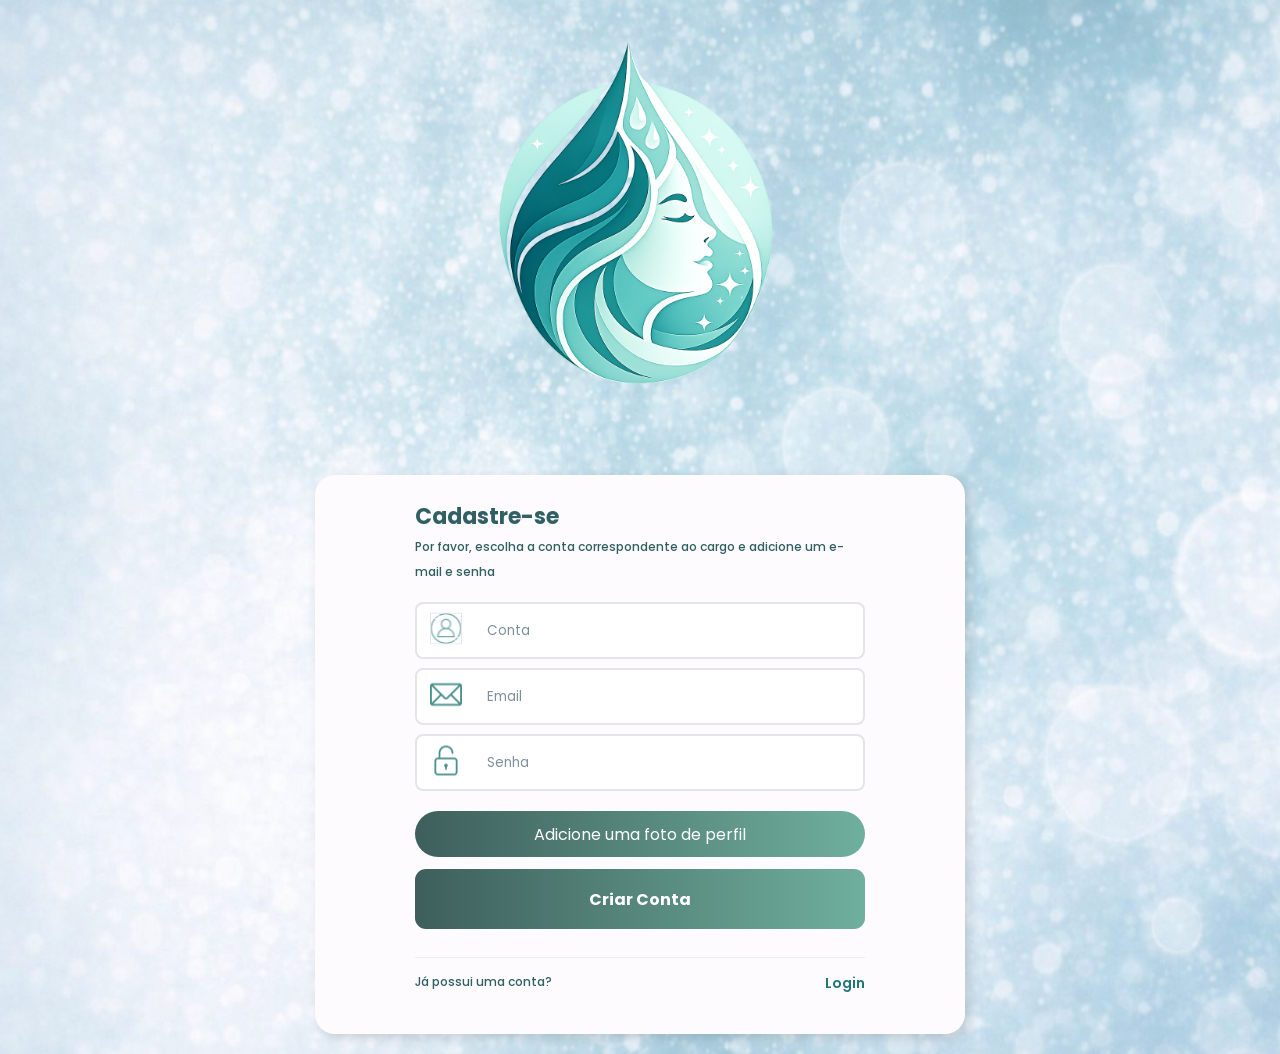
<file: cadastro.html>
<!DOCTYPE html>
<html lang="pt-br">
<head>
  <meta charset="UTF-8">
  <meta name="viewport" content="width=device-width, initial-scale=1.0">
  <title>Cadastre-se</title>
  <link rel="stylesheet" href="./css/cadastro.css">
  <link rel="stylesheet" href="./css/global.css">
  <link rel="stylesheet" href="./css/responsividade_cadastro.css">
</head>
<body>
  <main class="cadastro_main">
  <img src="./assets/logo_sem_escrita.png" alt="Logo">

        <div class="content_cadastro">

          <div class="title_cadastro">
            <h2>Cadastre-se</h2>
            <span>Por favor, escolha a conta correspondente ao cargo e adicione um e-mail e senha</span>
          </div>

            <!-- Formulário de cadastro -->
             <!-- ira redirecionar para a pagina de login logo apos o envio para (login.html) -->
            <form action="login.html" method="get"> 

              <!-- div para organização dos inputs -->
              <div class="form_cadastro">

                  <!-- CONTA -->
                  <!-- div para alinhamento dos icones -->
                  <div class="group_cadastro">
                  <!-- Icone de conta -->
                  <span class="icon">
                    <svg width="32" height="32" viewBox="0 0 32 32" fill="none" xmlns="http://www.w3.org/2000/svg" xmlns:xlink="http://www.w3.org/1999/xlink">
                      <rect x="0.5" y="0.5" width="31" height="31" fill="url(#pattern0_74_8)" stroke="#E5E4E9"/>
                      <defs>
                      <pattern id="pattern0_74_8" patternContentUnits="objectBoundingBox" width="1" height="1">
                      <use xlink:href="#image0_74_8" transform="scale(0.015625)"/>
                      </pattern>
                      <image id="image0_74_8" width="64" height="64" preserveAspectRatio="none" xlink:href="[data-uri]"/>
                      </defs>
                    </svg>
                  </span>

                  <!-- Campo de conta (usuario) -->
                  <input type="text" id="conta" placeholder="Conta" required>
                  </div>

                  <!-- Email -->
                  <!-- div para alinhamento dos icones -->
                  <div class="group_cadastro">
                  <!-- Icone de email -->
                  <span class="icon">
                    <svg width="32" height="32" viewBox="0 0 32 32" fill="none" xmlns="http://www.w3.org/2000/svg" xmlns:xlink="http://www.w3.org/1999/xlink">
                      <rect width="32" height="32" fill="url(#pattern0_77_13)"/>
                      <defs>
                      <pattern id="pattern0_77_13" patternContentUnits="objectBoundingBox" width="1" height="1">
                      <use xlink:href="#image0_77_13" transform="scale(0.015625)"/>
                      </pattern>
                      <image id="image0_77_13" width="64" height="64" preserveAspectRatio="none" xlink:href="[data-uri]"/>
                      </defs>
                    </svg>
                  </span>

                  <!-- Campo de email -->
                  <input type="email" id="email" placeholder="Email" required>
                  </div>

                  <!-- Senha -->
                <!-- div para alinhamento dos icones -->
                <div class="group_cadastro">
                <!-- Icone de senha -->
                <span class="icon">
                  <svg width="32" height="32" viewBox="0 0 32 32" fill="none" xmlns="http://www.w3.org/2000/svg" xmlns:xlink="http://www.w3.org/1999/xlink">
                    <rect width="32" height="32" fill="url(#pattern0_77_11)"/>
                    <defs>
                    <pattern id="pattern0_77_11" patternContentUnits="objectBoundingBox" width="1" height="1">
                    <use xlink:href="#image0_77_11" transform="scale(0.015625)"/>
                    </pattern>
                    <image id="image0_77_11" width="64" height="64" preserveAspectRatio="none" xlink:href="[data-uri]"/>
                    </defs>
                  </svg>

                </span>

                  <!-- Campo de senha -->
                <input type="password" id="senha" placeholder="Senha" required>
                </div>

                <!-- Botao de carregar foto -->
                <div class="upload_foto">
                  <input type="file" id="fotoPerfil" hidden> <!-- esconde o input na tela-->
                  <label for="fotoPerfil" class="btn_upload">
                    Adicione uma foto de perfil
                  </label>
                </div>

                <!-- Botão de criar conta (que ira redirecionar para a página de login)-->
                <button type="submit" class="btn_conta">
                  Criar Conta
                </button>

                </div>
            </form>    

            <hr>

            <div class="login_redirect">
              <span>Já possui uma conta?</span>
              <a href="login.html">Login</a>
            </div>

        </div>
    </main>

  <script src="./js/script.js"></script>
</body>
</html>
</file>
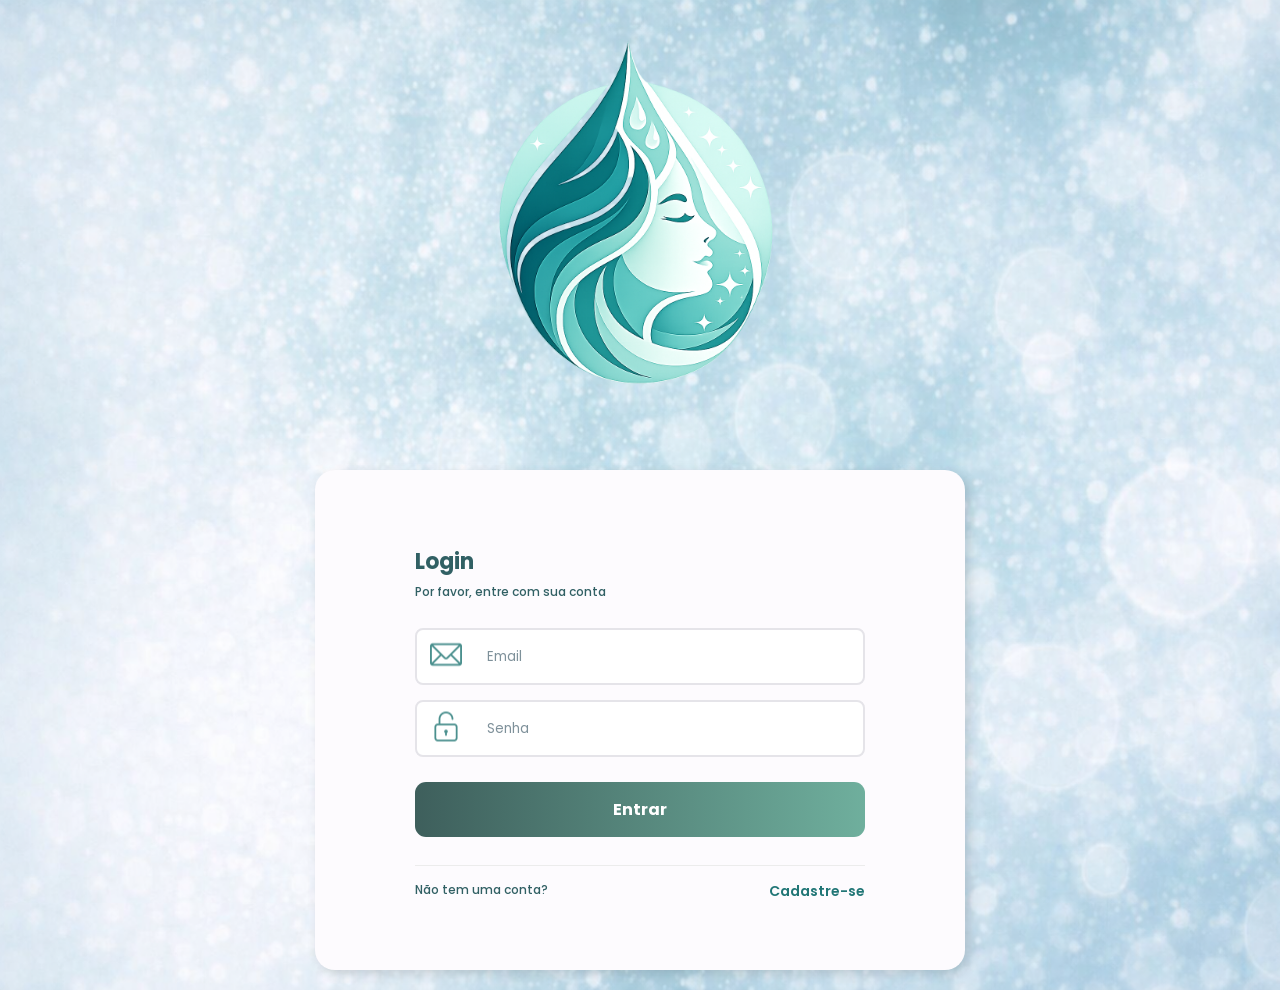
<file: login.html>
<!DOCTYPE html>
<html lang="pt-br">
<head>
  <meta charset="UTF-8">
  <meta name="viewport" content="width=device-width, initial-scale=1.0">
  <title>Login</title>
  <link rel="stylesheet" href="./css/login.css">
  <link rel="stylesheet" href="./css/global.css">
  <link rel="stylesheet" href="./css/responsividade_login.css">
</head>
<body>
  <main class="login_main">
  <img src="./assets/logo_sem_escrita.png" alt="Logo">

        <div class="content_login">

          <div class="title_login">
            <h2>Login</h2>
            <span>Por favor, entre com sua conta</span>
          </div>

            <!-- Formulário de login -->
             <!-- ira redirecionar para a pagina de login logo apos o envio para (index.html) -->
            <form action="index.html" method="get"> 

              <!-- div para organização dos inputs -->
              <div class="form_login">

                  <!-- Email -->
                  <!-- div para alinhamento dos icones -->
                  <div class="group_login">
                  <!-- Icone de email -->
                  <span class="icon">
                    <svg width="32" height="32" viewBox="0 0 32 32" fill="none" xmlns="http://www.w3.org/2000/svg" xmlns:xlink="http://www.w3.org/1999/xlink">
                      <rect width="32" height="32" fill="url(#pattern0_77_13)"/>
                      <defs>
                      <pattern id="pattern0_77_13" patternContentUnits="objectBoundingBox" width="1" height="1">
                      <use xlink:href="#image0_77_13" transform="scale(0.015625)"/>
                      </pattern>
                      <image id="image0_77_13" width="64" height="64" preserveAspectRatio="none" xlink:href="[data-uri]"/>
                      </defs>
                    </svg>
                  </span>

                  <!-- Campo de email -->
                  <input type="email" id="email" placeholder="Email" required>
                  </div>

                  <!-- Senha -->
                <!-- div para alinhamento dos icones -->
                <div class="group_login">
                <!-- Icone de senha -->
                <span class="icon">
                  <svg width="32" height="32" viewBox="0 0 32 32" fill="none" xmlns="http://www.w3.org/2000/svg" xmlns:xlink="http://www.w3.org/1999/xlink">
                    <rect width="32" height="32" fill="url(#pattern0_77_11)"/>
                    <defs>
                    <pattern id="pattern0_77_11" patternContentUnits="objectBoundingBox" width="1" height="1">
                    <use xlink:href="#image0_77_11" transform="scale(0.015625)"/>
                    </pattern>
                    <image id="image0_77_11" width="64" height="64" preserveAspectRatio="none" xlink:href="[data-uri]"/>
                    </defs>
                  </svg>

                </span>

                  <!-- Campo de senha -->
                <input type="password" id="senha" placeholder="Senha" required>
                </div>


                <!-- Botão de entrar (vai para a página de dashboard)-->
                <button type="submit" class="btn_conta">
                  Entrar
                </button>

                </div>
            </form>    

            <hr>

            <div class="login_redirect">
              <span>Não tem uma conta?</span>
              <a href="cadastro.html">Cadastre-se</a>
            </div>

        </div>
    </main>

  <script src="./js/script.js"></script>
</body>
</html>
</file>
<file: css/cadastro.css>
/* main principal */
.cadastro_main{
    display: flex;
    align-items: center; 
    justify-content: center; 
    gap: 70px; /* espaço entre imagem e formulário */
    min-height: 100vh; /* minimo para ocupar toda a altura da tela */
    padding: 20px;
}

/* imagem ao lado do formulário */
.cadastro_main img {
    width: 100%;
    max-width: 400px;
    height: auto;
}

/* título do formulário */
.title_cadastro{
    width: 100%;
    max-width: 450px;
    margin: 0 auto;
    text-align: left;
}

/* conteúdo do formulário */
.content_cadastro{
    background-color: var(--cor-conteiner-cadastro);
    padding: 25px;
    margin-top: 25px;
    width: 100%;
    min-height: 550px;
    max-width: 650px;
    border-radius: 20px;
    box-shadow: 4px 4px 12px rgba(0, 0, 0, 0.137);
    display: flex;
    flex-direction: column;
}

.content_cadastro span{
    font-size: var(--font-size-xs);
}

/* formulário */
.form_cadastro {
    display: flex;
    flex-direction: column;
    align-items: center;
    width: 100%;
    margin-top: 10px;
}

/* div de alinhamento de icones e inputs */
.group_cadastro {
    position: relative;
    width: 100%;
    max-width: 450px;
    margin-top: 9px; 
}

/* input */
.group_cadastro input {
    width: 100%;
    max-width: 450px;
    height: 57px;
    padding: 15px 10px 15px 70px;
    border-radius: 8px;
    border: 2px solid #E5E4E9;
    outline: none;
    background: var(--font-cor-segundaria);
}

/* ícone */
.group_cadastro .icon {
    position: absolute;
    left: 15px;
    top: 50%; /* centraliza com o input */
    transform: translateY(-50%); /* fica centralizado verticalmente */
}

/* Placeholder */
.form_cadastro input::placeholder {
    font-family: var(--font-family);
    color: var(--cor-placeholder);
    opacity: 0.5;
}

/* Botao de carregar foto */
.upload_foto {
    width: 100%;
    max-width: 450px;
    margin-top: 20px;
}

.btn_upload {
    display: flex;
    justify-content: center;
    align-items: center;
    width: 100%;
    max-width: 450px;
    height: 46px;
    border-radius: 45px;
    background: linear-gradient(90deg, #3E5F5C, #6FAF9D);
    color: white;
    font-size: 16px;
    cursor: pointer;
    transition: 0.3s;
    font-family: var(--font-family);
}

.btn_upload:hover {
    opacity: 0.9;
}

/* Botao de criar conta */
.btn_conta {
    display: flex;
    justify-content: center;
    align-items: center;
    width: 100%;
    max-width: 450px;
    height: 60px;
    border-radius: 11px;
    background: linear-gradient(90deg, #3E5F5C, #6FAF9D);
    color: var(--font-cor-segundaria);
    font-size: 16px;
    cursor: pointer;
    transition: 0.3s;
    border: none;
    margin-top: 12px;
    font-family: var(--font-family);
    font-weight: var(--font-weight-bold);
}

.btn_conta:hover {
    background: var(--cor-button-hover);
    transition: 0.7s;
}

/* linha a baix0 do botao */
.content_cadastro hr {
    margin-top: 28px;
    width: 100%;
    max-width: 450px;
    border: none;
    border-top: 1px solid #ECECEC;
    align-self: center; /* centraliza no flex */
}

/* container do login_redirect */
.login_redirect{
    width: 100%;
    max-width: 450px;
    margin: 15px auto;
    display: flex;
    justify-content: space-between;
}

/* link de login */
.login_redirect a{
    font-size: var(--font-size-body);
    color: var(--font-cor-terciaria);
    font-family: var(--font-family);
    font-weight: var(--font-weight-semibold);
}
</file>
<file: css/global.css>
@import url("https://fonts.googleapis.com/css2?family=Inter:ital,opsz,wght@0,14..32,100..900;1,14..32,100..900&family=Poppins:ital,wght@0,100;0,200;0,300;0,400;0,500;0,600;0,700;0,800;0,900;1,100;1,200;1,300;1,400;1,500;1,600;1,700;1,800;1,900&display=swap");

* {
  margin: 0;
  padding: 0;
  box-sizing: border-box;
  text-decoration: none;
}

:root {
  /* CORES PRINCIPAIS */
  --cor-primaria: #73c0b0;
  --cor-segundaria: #4b908e;
  --cor-header: #c0d6d4;
  --cor-barra-header: #dcf3f1;
  --cor-conteiner: #7b989a;
  --cor-placeholder: #002538;
  --cor-inputs: #f3fdfc;
  --cor-button: #4f8f97;
  --cor-button-hover: #316064;
  --cor-alerta: #F4DC70;

  --cor-conteiner-cadastro: #fdfbfe;

  /* Tipografia */
  --font-family: "Poppins", sans-serif;
  --font-cor-primaria: #316064;
  --font-cor-segundaria: #ffffff;
  --font-cor-terciaria: #217676;

  /* FONT SIZE */
  --font-size-h1: 32px;
  --font-size-h2: 22px;
  --font-size-h3: 18px;
  --font-size-h4: 16px;
  --font-size-body: 14px;
  --font-size-small: 13px;
  --font-size-xs: 12px;

  /* FONT WEIGHT */
  --font-weight-bold: 700;
  --font-weight-semibold: 600;
  --font-weight-medium: 500;
  --font-weight-regular: 400;
}

body {
  font-family: var(--font-family);
  background-image: url(../assets/fundo-site.png);
  background-size: cover;
  position: relative;
  color: var(--font-cor-primaria);
  height: 100%;
  width: 100%;
}

h1 {
  font-size: var(--font-size-h1);
  font-weight: var(--font-weight-bold);
}

h2 {
  font-size: var(--font-size-h2);
  font-weight: var(--font-weight-bold);
}

h3 {
  font-size: var(--font-size-h3);
  font-weight: var(--font-weight-semibold);
}

h4 {
  font-size: var(--font-size-h4);
  font-weight: var(--font-weight-semibold);
}

p {
  font-size: var(--font-size-body);
  font-weight: var(--font-weight-regular);
}

span {
  font-size: var(--font-size-small);
  font-weight: var(--font-weight-medium);
}

a {
  color: var(--font-cor-primaria);
}
</file>
<file: css/responsividade_cadastro.css>
/* Tablet responsivo */
@media (max-width: 1280px){

    /* main principal */
    .cadastro_main{
        flex-direction: column;
        gap: 30px;
    }

    /* logo grande ao lado de content_cadastro */
    .logo_cadastro{
        max-width: 220px;
    }

    /* container de formulário principal do cadastro */
    .content_cadastro{
        width: 90%;
        max-width: 650px;
    }
}

/* Mobile responsivo */
@media (max-width: 767px){

    /* main principal */
    .cadastro_main{
        padding: 15px;
        gap: 20px;
    }

    /* logo grande ao lado de content_cadastro */
    .logo_cadastro{
        max-width: 180px;
    }

    /* container de formulário principal do cadastro */
    .content_cadastro{
        width: 100%;
        padding: 20px;
        min-height: auto;
    }

    /* deixar o titulo e span um pouco maiores */
    .title_cadastro h2{
        font-size: 32px;
    }

    .title_cadastro span{
        font-size: 14px;
    }

}
</file>
<file: css/login.css>
/* main principal */
.login_main{
    display: flex;
    align-items: center; 
    justify-content: center; 
    gap: 70px; /* espaço entre imagem e formulário */
    min-height: 100vh; /* minimo para ocupar toda a altura da tela */
    padding: 20px;
}

/* imagem ao lado do formulário */
.login_main img {
    width: 100%;
    max-width: 400px;
    height: auto;
}

/* título do formulário */
.title_login{
    width: 100%;
    max-width: 450px;
    margin: 0 auto;
    text-align: left;
    margin-top: 50px;
}

/* conteúdo do formulário */
.content_login{
    background-color: var(--cor-conteiner-cadastro);
    padding: 25px;
    margin-top: 20px;
    width: 100%;
    min-height: 500px;
    max-width: 650px;
    border-radius: 20px;
    box-shadow: 4px 4px 12px rgba(0, 0, 0, 0.137);
    display: flex;
    flex-direction: column;
}

.content_login span{
    font-size: var(--font-size-xs);
}

/* formulário */
.form_login {
    display: flex;
    flex-direction: column;
    align-items: center;
    width: 100%;
    margin-top: 10px;
}

/* div de alinhamento de icones e inputs */
.group_login {
    position: relative;
    width: 100%;
    max-width: 450px;
    margin-top: 15px; 
}

/* input */
.group_login input {
    width: 100%;
    max-width: 450px;
    height: 57px;
    padding: 15px 10px 15px 70px;
    border-radius: 8px;
    border: 2px solid #E5E4E9;
    outline: none;
    background: var(--font-cor-segundaria);
}

/* ícone */
.group_login .icon {
    position: absolute;
    left: 15px;
    top: 50%; /* centraliza com o input */
    transform: translateY(-50%); /* fica centralizado verticalmente */
}

/* Placeholder */
.form_login input::placeholder {
    font-family: var(--font-family);
    color: var(--cor-placeholder);
    opacity: 0.5;
}


/* Botao de entrar */
.btn_conta {
    display: flex;
    justify-content: center;
    align-items: center;
    width: 100%;
    max-width: 450px;
    height: 55px;
    border-radius: 11px;
    background: linear-gradient(90deg, #3E5F5C, #6FAF9D);
    color: var(--font-cor-segundaria);
    font-size: 16px;
    cursor: pointer;
    transition: 0.3s;
    border: none;
    margin-top: 25px;
    font-family: var(--font-family);
    font-weight: var(--font-weight-bold);
}

.btn_conta:hover {
    background: var(--cor-button-hover);
    transition: 0.7s;
}

/* linha a baix0 do botao */
.content_login hr {
    margin-top: 28px;
    width: 100%;
    max-width: 450px;
    border: none;
    border-top: 1px solid #ECECEC;
    align-self: center; /* centraliza no flex */
}

/* container do login_redirect */
.login_redirect{
    width: 100%;
    max-width: 450px;
    margin: 15px auto;
    display: flex;
    justify-content: space-between;
}

/* link de login */
.login_redirect a{
    font-size: var(--font-size-body);
    color: var(--font-cor-terciaria);
    font-family: var(--font-family);
    font-weight: var(--font-weight-semibold);
}
</file>
<file: css/responsividade_login.css>
/* Tablet responsivo */
@media (max-width: 1280px){

    /* main principal */
    .login_main{
        flex-direction: column;
        gap: 30px;
    }

    /* logo grande ao lado de content_login */
    .logo_login{
        max-width: 220px;
    }

    /* container de formulário principal do login */
    .content_login{
        width: 90%;
        max-width: 650px;
    }
}

/* Mobile responsivo */
@media (max-width: 767px){

    /* main principal */
    .login_main{
        padding: 15px;
        gap: 20px;
    }

    /* logo grande ao lado de content_login */
    .logo_login{
        max-width: 180px;
    }

    /* container de formulário principal do login*/
    .content_login{
        width: 100%;
        padding: 20px;
        min-height: auto;
    }

    /* deixar o titulo e span um pouco maiores */
    .title_login h2{
        font-size: 32px;
    }

    .title_login span{
        font-size: 14px;
    }

}
</file>
